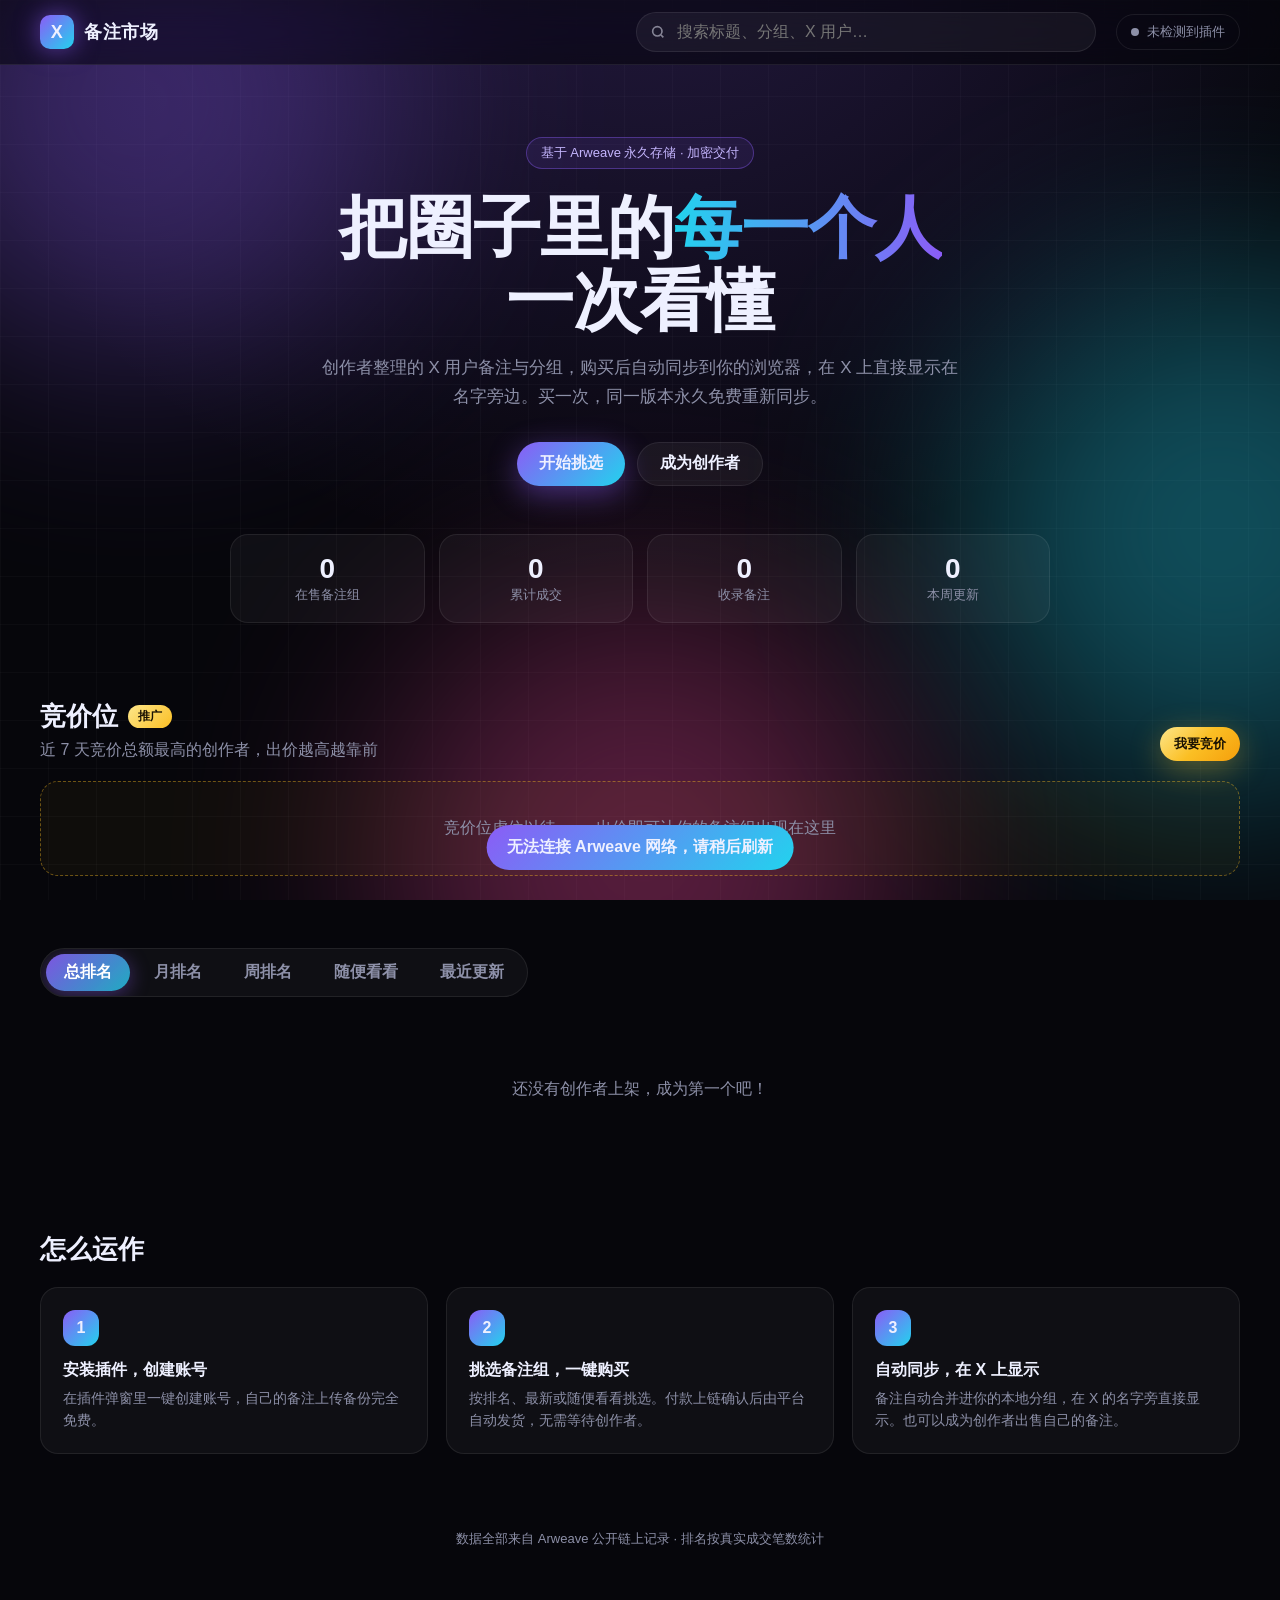
<file: web/index.html>
<!doctype html>
<html lang="zh-CN">
  <head>
    <meta charset="UTF-8" />
    <meta name="viewport" content="width=device-width, initial-scale=1" />
    <meta name="x-remark-market" content="1" />
    <title>X 备注市场 · 一次看懂圈子里的人</title>
    <style>
      @property --angle {
        syntax: "<angle>";
        initial-value: 0deg;
        inherits: false;
      }

      :root {
        --bg: #06060b;
        --panel: rgba(255, 255, 255, 0.04);
        --line: rgba(255, 255, 255, 0.08);
        --text: #eef0ff;
        --muted: #8d90a8;
        --cyan: #22d3ee;
        --violet: #8b5cf6;
        --pink: #ec4899;
        --gold: #fbbf24;
        --green: #34d399;
        --radius: 18px;
      }

      * {
        box-sizing: border-box;
      }

      [hidden] {
        display: none !important;
      }

      html {
        scroll-behavior: smooth;
      }

      body {
        margin: 0;
        min-height: 100vh;
        font-family: "Inter", -apple-system, BlinkMacSystemFont, "Segoe UI", "PingFang SC", "Microsoft YaHei", sans-serif;
        color: var(--text);
        background: var(--bg);
        overflow-x: hidden;
      }

      button,
      input {
        font: inherit;
        color: inherit;
      }

      a {
        color: inherit;
      }

      .bg {
        position: fixed;
        inset: 0;
        z-index: -1;
        overflow: hidden;
        background:
          radial-gradient(circle at 50% -20%, rgba(139, 92, 246, 0.25), transparent 60%),
          linear-gradient(rgba(255, 255, 255, 0.025) 1px, transparent 1px) 0 0 / 48px 48px,
          linear-gradient(90deg, rgba(255, 255, 255, 0.025) 1px, transparent 1px) 0 0 / 48px 48px,
          var(--bg);
      }

      .blob {
        position: absolute;
        width: 520px;
        height: 520px;
        border-radius: 50%;
        filter: blur(110px);
        opacity: 0.35;
        animation: float 18s ease-in-out infinite;
      }

      .b1 {
        background: var(--violet);
        top: -160px;
        left: -120px;
      }

      .b2 {
        background: var(--cyan);
        top: 30%;
        right: -200px;
        animation-delay: -6s;
      }

      .b3 {
        background: var(--pink);
        bottom: -220px;
        left: 30%;
        animation-delay: -12s;
      }

      @keyframes float {
        0%,
        100% {
          transform: translate(0, 0) scale(1);
        }
        33% {
          transform: translate(80px, 60px) scale(1.1);
        }
        66% {
          transform: translate(-60px, 40px) scale(0.92);
        }
      }

      .wrap {
        width: min(1200px, calc(100% - 40px));
        margin: 0 auto;
      }

      /* ---------- nav ---------- */

      .nav {
        position: sticky;
        top: 0;
        z-index: 10;
        backdrop-filter: blur(18px) saturate(1.4);
        background: rgba(6, 6, 11, 0.6);
        border-bottom: 1px solid var(--line);
      }

      .nav .wrap {
        display: flex;
        align-items: center;
        gap: 20px;
        height: 64px;
      }

      .brand {
        display: flex;
        align-items: center;
        gap: 10px;
        font-weight: 800;
        font-size: 18px;
        letter-spacing: 0.5px;
        white-space: nowrap;
      }

      .logo {
        display: grid;
        place-items: center;
        width: 34px;
        height: 34px;
        border-radius: 10px;
        background: linear-gradient(135deg, var(--violet), var(--cyan));
        box-shadow: 0 0 24px rgba(139, 92, 246, 0.6);
        font-weight: 900;
      }

      .search {
        flex: 1;
        max-width: 460px;
        margin-left: auto;
        position: relative;
      }

      .search input {
        width: 100%;
        height: 40px;
        padding: 0 16px 0 40px;
        border-radius: 999px;
        border: 1px solid var(--line);
        background: rgba(255, 255, 255, 0.05);
        outline: none;
        transition: border-color 0.2s, box-shadow 0.2s;
      }

      .search input:focus {
        border-color: var(--violet);
        box-shadow: 0 0 0 4px rgba(139, 92, 246, 0.18);
      }

      .search svg {
        position: absolute;
        left: 14px;
        top: 50%;
        transform: translateY(-50%);
        opacity: 0.5;
      }

      .ext-pill {
        display: flex;
        align-items: center;
        gap: 8px;
        padding: 8px 14px;
        border-radius: 999px;
        border: 1px solid var(--line);
        font-size: 13px;
        color: var(--muted);
        white-space: nowrap;
        cursor: pointer;
        background: transparent;
      }

      .ext-pill i {
        width: 8px;
        height: 8px;
        border-radius: 50%;
        background: var(--muted);
      }

      .ext-pill.on i {
        background: var(--green);
        box-shadow: 0 0 10px var(--green);
      }

      /* ---------- hero ---------- */

      .hero {
        padding: 72px 0 40px;
        text-align: center;
      }

      .eyebrow {
        display: inline-flex;
        gap: 8px;
        align-items: center;
        padding: 6px 14px;
        border-radius: 999px;
        border: 1px solid rgba(139, 92, 246, 0.4);
        background: rgba(139, 92, 246, 0.1);
        color: #c4b5fd;
        font-size: 13px;
      }

      .hero h1 {
        margin: 22px 0 16px;
        font-size: clamp(36px, 6vw, 68px);
        line-height: 1.08;
        font-weight: 900;
        letter-spacing: -1px;
      }

      .grad {
        background: linear-gradient(90deg, var(--cyan), var(--violet), var(--pink), var(--cyan));
        background-size: 300% 100%;
        -webkit-background-clip: text;
        background-clip: text;
        color: transparent;
        animation: flow 8s linear infinite;
      }

      @keyframes flow {
        to {
          background-position: 300% 0;
        }
      }

      .hero p {
        max-width: 640px;
        margin: 0 auto;
        color: var(--muted);
        font-size: 17px;
        line-height: 1.7;
      }

      .hero-actions {
        display: flex;
        justify-content: center;
        gap: 12px;
        margin-top: 30px;
        flex-wrap: wrap;
      }

      .stats {
        display: grid;
        grid-template-columns: repeat(4, 1fr);
        gap: 14px;
        max-width: 820px;
        margin: 48px auto 0;
      }

      .stat {
        padding: 18px;
        border-radius: var(--radius);
        border: 1px solid var(--line);
        background: var(--panel);
      }

      .stat b {
        display: block;
        font-size: 28px;
        font-weight: 800;
        font-variant-numeric: tabular-nums;
      }

      .stat span {
        color: var(--muted);
        font-size: 13px;
      }

      /* ---------- buttons ---------- */

      .btn {
        display: inline-flex;
        align-items: center;
        justify-content: center;
        gap: 8px;
        height: 44px;
        padding: 0 22px;
        border-radius: 999px;
        border: 1px solid var(--line);
        background: rgba(255, 255, 255, 0.05);
        font-weight: 700;
        cursor: pointer;
        text-decoration: none;
        white-space: nowrap;
        transition: transform 0.15s, box-shadow 0.2s, background 0.2s;
      }

      .btn:hover {
        transform: translateY(-1px);
        background: rgba(255, 255, 255, 0.09);
      }

      .btn.primary {
        border: none;
        background: linear-gradient(135deg, var(--violet), var(--cyan));
        box-shadow: 0 8px 30px rgba(139, 92, 246, 0.45);
      }

      .btn.primary:hover {
        box-shadow: 0 10px 40px rgba(34, 211, 238, 0.5);
      }

      .btn.gold {
        border: none;
        color: #1a1203;
        background: linear-gradient(135deg, #fde68a, var(--gold), #f59e0b);
        box-shadow: 0 8px 30px rgba(251, 191, 36, 0.35);
      }

      .btn.small {
        height: 34px;
        padding: 0 14px;
        font-size: 13px;
      }

      .btn:disabled {
        opacity: 0.55;
        cursor: default;
        transform: none;
      }

      /* ---------- sections ---------- */

      section.block {
        padding: 36px 0;
        scroll-margin-top: 64px;
      }

      .sec-head {
        display: flex;
        align-items: flex-end;
        justify-content: space-between;
        gap: 16px;
        margin-bottom: 20px;
        flex-wrap: wrap;
      }

      .sec-head h2 {
        margin: 0;
        font-size: 26px;
        font-weight: 800;
        display: flex;
        align-items: center;
        gap: 10px;
      }

      .sec-head p {
        margin: 6px 0 0;
        color: var(--muted);
      }

      .hot {
        padding: 3px 10px;
        border-radius: 999px;
        font-size: 12px;
        color: #1a1203;
        background: linear-gradient(135deg, #fde68a, var(--gold));
      }

      /* ---------- promo ---------- */

      .promo-row {
        display: grid;
        grid-template-columns: repeat(auto-fill, minmax(260px, 1fr));
        gap: 18px;
      }

      .promo-card {
        position: relative;
        padding: 2px;
        border-radius: calc(var(--radius) + 2px);
        background: conic-gradient(from var(--angle), var(--gold), var(--pink), var(--violet), var(--cyan), var(--gold));
        animation: spin 5s linear infinite;
        cursor: pointer;
      }

      @keyframes spin {
        to {
          --angle: 360deg;
        }
      }

      .promo-card .inner {
        height: 100%;
        padding: 18px;
        border-radius: var(--radius);
        background: linear-gradient(160deg, #15121f, #0b0b12);
      }

      .promo-card .bid {
        position: absolute;
        top: -10px;
        right: 16px;
        padding: 3px 10px;
        border-radius: 999px;
        font-size: 12px;
        font-weight: 800;
        color: #1a1203;
        background: linear-gradient(135deg, #fde68a, var(--gold));
        box-shadow: 0 4px 16px rgba(251, 191, 36, 0.5);
      }

      .promo-empty {
        padding: 36px;
        text-align: center;
        border-radius: var(--radius);
        border: 1px dashed rgba(251, 191, 36, 0.4);
        color: var(--muted);
        background: rgba(251, 191, 36, 0.04);
      }

      /* ---------- tabs ---------- */

      .toolbar {
        display: flex;
        align-items: center;
        justify-content: space-between;
        gap: 12px;
        margin-bottom: 22px;
        flex-wrap: wrap;
      }

      .tabs {
        display: flex;
        gap: 6px;
        padding: 5px;
        border-radius: 999px;
        border: 1px solid var(--line);
        background: var(--panel);
        overflow-x: auto;
      }

      .tabs button {
        padding: 8px 18px;
        border: none;
        border-radius: 999px;
        background: transparent;
        color: var(--muted);
        font-weight: 700;
        cursor: pointer;
        white-space: nowrap;
        transition: color 0.2s, background 0.2s;
      }

      .tabs button:hover {
        color: var(--text);
      }

      .tabs button.active {
        color: #fff;
        background: linear-gradient(135deg, rgba(139, 92, 246, 0.9), rgba(34, 211, 238, 0.8));
        box-shadow: 0 4px 20px rgba(139, 92, 246, 0.4);
      }

      /* ---------- cards ---------- */

      .grid {
        display: grid;
        grid-template-columns: repeat(auto-fill, minmax(270px, 1fr));
        gap: 18px;
      }

      .card {
        position: relative;
        display: flex;
        flex-direction: column;
        border-radius: var(--radius);
        border: 1px solid var(--line);
        background: linear-gradient(160deg, rgba(255, 255, 255, 0.06), rgba(255, 255, 255, 0.015));
        overflow: hidden;
        cursor: pointer;
        transition: transform 0.25s, border-color 0.25s, box-shadow 0.25s;
        animation: rise 0.5s both;
      }

      .card:hover {
        transform: translateY(-6px);
        border-color: rgba(139, 92, 246, 0.5);
        box-shadow: 0 20px 50px rgba(0, 0, 0, 0.5), 0 0 40px rgba(139, 92, 246, 0.18);
      }

      @keyframes rise {
        from {
          opacity: 0;
          transform: translateY(16px);
        }
      }

      .cover {
        position: relative;
        height: 96px;
        background:
          radial-gradient(circle at 20% 30%, hsla(var(--h1), 90%, 60%, 0.9), transparent 55%),
          radial-gradient(circle at 80% 70%, hsla(var(--h2), 90%, 55%, 0.9), transparent 55%),
          #111;
      }

      .avatar {
        position: absolute;
        left: 18px;
        bottom: -22px;
        display: grid;
        place-items: center;
        width: 52px;
        height: 52px;
        border-radius: 16px;
        border: 3px solid #0d0d14;
        background: linear-gradient(135deg, hsl(var(--h1), 80%, 55%), hsl(var(--h2), 80%, 45%));
        font-size: 22px;
        font-weight: 900;
      }

      .rank {
        position: absolute;
        top: 12px;
        left: 12px;
        min-width: 34px;
        height: 28px;
        padding: 0 10px;
        display: grid;
        place-items: center;
        border-radius: 999px;
        font-weight: 900;
        font-size: 13px;
        background: rgba(0, 0, 0, 0.45);
        backdrop-filter: blur(6px);
      }

      .rank.r1 {
        color: #1a1203;
        background: linear-gradient(135deg, #fef3c7, var(--gold));
        box-shadow: 0 0 20px rgba(251, 191, 36, 0.7);
      }

      .rank.r2 {
        color: #111;
        background: linear-gradient(135deg, #f8fafc, #94a3b8);
      }

      .rank.r3 {
        color: #1a0d03;
        background: linear-gradient(135deg, #fed7aa, #c2410c);
      }

      .price-tag {
        position: absolute;
        top: 12px;
        right: 12px;
        padding: 4px 12px;
        border-radius: 999px;
        font-weight: 800;
        font-size: 13px;
        background: rgba(0, 0, 0, 0.5);
        backdrop-filter: blur(6px);
      }

      .card-body {
        display: flex;
        flex-direction: column;
        gap: 10px;
        flex: 1;
        padding: 32px 18px 18px;
      }

      .card h3,
      .promo-card h3 {
        margin: 0;
        font-size: 17px;
        line-height: 1.35;
      }

      .desc {
        margin: 0;
        color: var(--muted);
        font-size: 13.5px;
        line-height: 1.6;
        display: -webkit-box;
        -webkit-line-clamp: 2;
        -webkit-box-orient: vertical;
        overflow: hidden;
      }

      .chips {
        display: flex;
        flex-wrap: wrap;
        gap: 6px;
      }

      .chip {
        padding: 2px 10px;
        border-radius: 999px;
        font-size: 12px;
        color: #c4b5fd;
        background: rgba(139, 92, 246, 0.14);
        border: 1px solid rgba(139, 92, 246, 0.25);
        text-decoration: none;
      }

      .chip.user {
        color: #a5f3fc;
        background: rgba(34, 211, 238, 0.1);
        border-color: rgba(34, 211, 238, 0.25);
      }

      .card-foot {
        display: flex;
        align-items: center;
        justify-content: space-between;
        margin-top: auto;
        padding-top: 12px;
        border-top: 1px solid var(--line);
        font-size: 12.5px;
        color: var(--muted);
      }

      .metric b {
        color: var(--text);
        font-size: 15px;
        margin-right: 2px;
      }

      .metric.fire b {
        background: linear-gradient(90deg, var(--gold), var(--pink));
        -webkit-background-clip: text;
        background-clip: text;
        color: transparent;
      }

      .owned-badge {
        position: absolute;
        right: 12px;
        bottom: -12px;
        padding: 3px 10px;
        border-radius: 999px;
        font-size: 12px;
        font-weight: 700;
        color: #052e1c;
        background: var(--green);
      }

      .skeleton {
        height: 300px;
        border-radius: var(--radius);
        background: linear-gradient(100deg, rgba(255, 255, 255, 0.03) 30%, rgba(255, 255, 255, 0.08) 50%, rgba(255, 255, 255, 0.03) 70%);
        background-size: 200% 100%;
        animation: shimmer 1.4s infinite;
      }

      @keyframes shimmer {
        to {
          background-position: -200% 0;
        }
      }

      .empty {
        grid-column: 1 / -1;
        padding: 60px 20px;
        text-align: center;
        color: var(--muted);
      }

      /* ---------- how ---------- */

      .how {
        display: grid;
        grid-template-columns: repeat(3, 1fr);
        gap: 18px;
      }

      .how div {
        padding: 22px;
        border-radius: var(--radius);
        border: 1px solid var(--line);
        background: var(--panel);
      }

      .how b {
        display: grid;
        place-items: center;
        width: 36px;
        height: 36px;
        margin-bottom: 14px;
        border-radius: 12px;
        background: linear-gradient(135deg, var(--violet), var(--cyan));
      }

      .how h4 {
        margin: 0 0 6px;
        font-size: 16px;
      }

      .how p {
        margin: 0;
        color: var(--muted);
        line-height: 1.6;
        font-size: 14px;
      }

      footer {
        padding: 40px 0 60px;
        color: var(--muted);
        font-size: 13px;
        text-align: center;
      }

      /* ---------- modal ---------- */

      .modal {
        position: fixed;
        inset: 0;
        z-index: 50;
        display: grid;
        place-items: center;
        padding: 20px;
        background: rgba(3, 3, 8, 0.72);
        backdrop-filter: blur(10px);
        animation: fade 0.2s;
      }

      .modal[hidden] {
        display: none;
      }

      @keyframes fade {
        from {
          opacity: 0;
        }
      }

      .sheet {
        position: relative;
        width: min(620px, 100%);
        max-height: calc(100vh - 40px);
        overflow-y: auto;
        border-radius: 24px;
        border: 1px solid rgba(255, 255, 255, 0.12);
        background: linear-gradient(170deg, #16141f, #0b0b12);
        box-shadow: 0 30px 100px rgba(0, 0, 0, 0.7), 0 0 60px rgba(139, 92, 246, 0.2);
        animation: pop 0.25s cubic-bezier(0.2, 0.9, 0.3, 1.2);
      }

      @keyframes pop {
        from {
          transform: scale(0.94) translateY(10px);
          opacity: 0;
        }
      }

      .sheet .cover {
        height: 130px;
      }

      .sheet .avatar {
        width: 68px;
        height: 68px;
        bottom: -28px;
        font-size: 28px;
        border-color: #13111b;
      }

      .sheet-body {
        padding: 42px 26px 26px;
      }

      .sheet h2 {
        margin: 0 0 6px;
        font-size: 24px;
      }

      .sheet .by {
        color: var(--muted);
        font-size: 13px;
      }

      .sheet .full-desc {
        margin: 16px 0;
        color: #cfd2e6;
        line-height: 1.75;
        white-space: pre-wrap;
      }

      .sheet h4 {
        margin: 20px 0 10px;
        font-size: 13px;
        color: var(--muted);
        font-weight: 600;
        letter-spacing: 1px;
      }

      .kpis {
        display: grid;
        grid-template-columns: repeat(4, 1fr);
        gap: 10px;
        margin-top: 18px;
      }

      .kpis div {
        padding: 12px;
        border-radius: 14px;
        background: rgba(255, 255, 255, 0.04);
        border: 1px solid var(--line);
        text-align: center;
      }

      .kpis b {
        display: block;
        font-size: 20px;
      }

      .kpis span {
        font-size: 12px;
        color: var(--muted);
      }

      .buy-bar {
        display: flex;
        align-items: center;
        justify-content: space-between;
        gap: 16px;
        margin-top: 24px;
        padding: 16px;
        border-radius: 16px;
        background: rgba(139, 92, 246, 0.08);
        border: 1px solid rgba(139, 92, 246, 0.25);
      }

      .buy-bar .big {
        font-size: 26px;
        font-weight: 900;
      }

      .buy-bar small {
        display: block;
        color: var(--muted);
      }

      .close {
        position: absolute;
        top: 14px;
        right: 14px;
        z-index: 1;
        width: 36px;
        height: 36px;
        border-radius: 50%;
        border: none;
        background: rgba(0, 0, 0, 0.45);
        cursor: pointer;
        font-size: 18px;
      }

      .steps {
        margin: 0;
        padding-left: 20px;
        line-height: 2;
        color: #cfd2e6;
      }

      code {
        padding: 2px 6px;
        border-radius: 6px;
        background: rgba(255, 255, 255, 0.08);
      }

      #toast {
        position: fixed;
        left: 50%;
        bottom: 30px;
        z-index: 60;
        transform: translate(-50%, 20px);
        padding: 12px 20px;
        border-radius: 999px;
        background: linear-gradient(135deg, var(--violet), var(--cyan));
        font-weight: 700;
        opacity: 0;
        pointer-events: none;
        transition: all 0.25s;
      }

      #toast.show {
        opacity: 1;
        transform: translate(-50%, 0);
      }

      @media (max-width: 760px) {
        .stats,
        .kpis {
          grid-template-columns: repeat(2, 1fr);
        }

        .how {
          grid-template-columns: 1fr;
        }

        .brand span:last-child,
        .ext-pill span {
          display: none;
        }
      }
    </style>
  </head>
  <body>
    <div class="bg"><span class="blob b1"></span><span class="blob b2"></span><span class="blob b3"></span></div>

    <header class="nav">
      <div class="wrap">
        <div class="brand"><span class="logo">X</span><span>备注市场</span></div>
        <label class="search">
          <svg width="16" height="16" viewBox="0 0 24 24" fill="none" stroke="currentColor" stroke-width="2.5">
            <circle cx="11" cy="11" r="7" />
            <path d="m20 20-3.5-3.5" />
          </svg>
          <input id="q" placeholder="搜索标题、分组、X 用户…" autocomplete="off" />
        </label>
        <button class="ext-pill" id="ext-pill" type="button"><i></i><span>检测插件中…</span></button>
      </div>
    </header>

    <main>
      <section class="hero wrap">
        <span class="eyebrow">基于 Arweave 永久存储 · 加密交付</span>
        <h1>把圈子里的<span class="grad">每一个人</span><br />一次看懂</h1>
        <p>
          创作者整理的 X 用户备注与分组，购买后自动同步到你的浏览器，在 X 上直接显示在名字旁边。买一次，同一版本永久免费重新同步。
        </p>
        <div class="hero-actions">
          <a class="btn primary" href="#board-sec">开始挑选</a>
          <button class="btn" id="become-creator" type="button">成为创作者</button>
        </div>
        <div class="stats" id="stats"></div>
      </section>

      <section class="block wrap" id="promo-sec">
        <div class="sec-head">
          <div>
            <h2>竞价位 <span class="hot">推广</span></h2>
            <p>近 7 天竞价总额最高的创作者，出价越高越靠前</p>
          </div>
          <button class="btn gold small" id="bid-btn" type="button">我要竞价</button>
        </div>
        <div id="promo" class="promo-row"></div>
      </section>

      <section class="block wrap" id="board-sec">
        <div class="toolbar">
          <nav class="tabs" id="tabs">
            <button type="button" data-tab="total" class="active">总排名</button>
            <button type="button" data-tab="month">月排名</button>
            <button type="button" data-tab="week">周排名</button>
            <button type="button" data-tab="random">随便看看</button>
            <button type="button" data-tab="latest">最近更新</button>
          </nav>
          <button class="btn small" id="shuffle" type="button" hidden>换一批</button>
        </div>
        <div id="board" class="grid"></div>
      </section>

      <section class="block wrap">
        <div class="sec-head"><h2>怎么运作</h2></div>
        <div class="how">
          <div>
            <b>1</b>
            <h4>安装插件，创建账号</h4>
            <p>在插件弹窗里一键创建账号，自己的备注上传备份完全免费。</p>
          </div>
          <div>
            <b>2</b>
            <h4>挑选备注组，一键购买</h4>
            <p>按排名、最新或随便看看挑选。付款上链确认后由平台自动发货，无需等待创作者。</p>
          </div>
          <div>
            <b>3</b>
            <h4>自动同步，在 X 上显示</h4>
            <p>备注自动合并进你的本地分组，在 X 的名字旁直接显示。也可以成为创作者出售自己的备注。</p>
          </div>
        </div>
      </section>
    </main>

    <footer>数据全部来自 Arweave 公开链上记录 · 排名按真实成交笔数统计</footer>

    <div class="modal" id="modal" hidden>
      <div class="sheet" id="sheet"></div>
    </div>
    <div id="toast"></div>

    <script>
      const CFG = {
        APP_NAME: "X-Remark-Market",
        ADMIN: "g85LUi_wJLM8NazTuZcI4VMuFrFLimyqCFJU_7rbP3E",
        GATEWAYS: ["https://arweave.net", "https://turbo-gateway.com"],
        BID_DAYS: 7,
        PROMO_SLOTS: 8,
        MAX_PAGES: 10
      };
      const DAY = 86400000;
      const WINSTON_PER_AR = 1000000000000n;

      const QUERY = `query($owners:[String!],$recipients:[String!],$tags:[TagFilter!],$after:String){
        transactions(owners:$owners, recipients:$recipients, tags:$tags, first:100, after:$after, sort:HEIGHT_DESC){
          pageInfo { hasNextPage }
          edges { cursor node {
            id recipient
            owner { address }
            quantity { winston }
            tags { name value }
            block { timestamp }
          } }
        }
      }`;

      const state = {
        listings: [],
        stats: new Map(),
        bids: new Map(),
        tab: "total",
        query: "",
        randomOrder: [],
        loading: true,
        ext: { ready: false, address: "", owned: new Map() }
      };

      const $ = (id) => document.getElementById(id);

      const esc = (value) =>
        String(value ?? "")
          .replaceAll("&", "&amp;")
          .replaceAll("<", "&lt;")
          .replaceAll(">", "&gt;")
          .replaceAll('"', "&quot;");

      function winstonToAr(winston) {
        const value = BigInt(winston);
        const whole = value / WINSTON_PER_AR;
        const fraction = (value % WINSTON_PER_AR).toString().padStart(12, "0").replace(/0+$/, "");
        return fraction ? `${whole}.${fraction}` : `${whole}`;
      }

      const shortAddr = (a) => (a ? `${a.slice(0, 5)}…${a.slice(-4)}` : "");

      function timeAgo(ts) {
        const diff = Date.now() - ts;
        if (diff < 3600000) return `${Math.max(1, Math.round(diff / 60000))} 分钟前`;
        if (diff < DAY) return `${Math.round(diff / 3600000)} 小时前`;
        if (diff < 30 * DAY) return `${Math.round(diff / DAY)} 天前`;
        return new Date(ts).toLocaleDateString("zh-CN");
      }

      function hues(address) {
        let hash = 0;
        for (const ch of address) hash = (hash * 31 + ch.charCodeAt(0)) >>> 0;
        return [hash % 360, (hash >> 9) % 360];
      }

      function toast(text) {
        const el = $("toast");
        el.textContent = text;
        el.classList.add("show");
        clearTimeout(toast.timer);
        toast.timer = setTimeout(() => el.classList.remove("show"), 2400);
      }

      // ---------- chain data ----------

      async function queryGateway(gateway, variables) {
        const nodes = [];
        let after = null;
        for (let page = 0; page < CFG.MAX_PAGES; page++) {
          const res = await fetch(`${gateway}/graphql`, {
            method: "POST",
            headers: { "Content-Type": "application/json" },
            body: JSON.stringify({ query: QUERY, variables: { ...variables, after } }),
            signal: AbortSignal.timeout(20000)
          });
          if (!res.ok) throw new Error(`HTTP ${res.status}`);
          const json = await res.json();
          if (json.errors?.length) throw new Error(json.errors[0].message);
          const connection = json.data.transactions;
          for (const edge of connection.edges) nodes.push(edge.node);
          if (!connection.pageInfo.hasNextPage || !connection.edges.length) break;
          after = connection.edges[connection.edges.length - 1].cursor;
        }
        return nodes;
      }

      async function findAll(variables) {
        const results = await Promise.allSettled(CFG.GATEWAYS.map((g) => queryGateway(g, variables)));
        if (results.every((r) => r.status === "rejected")) throw new Error("无法连接 Arweave 网络，请稍后刷新");
        const byId = new Map();
        for (const result of results) {
          if (result.status !== "fulfilled") continue;
          for (const node of result.value) {
            const existing = byId.get(node.id);
            if (!existing || (!existing.block && node.block)) byId.set(node.id, node);
          }
        }
        return [...byId.values()];
      }

      const appFilter = { name: "App-Name", values: [CFG.APP_NAME] };
      const typeFilter = (type) => ({ name: "Type", values: [type] });

      function tagsOf(node) {
        const out = {};
        for (const tag of node.tags || []) out[tag.name] = tag.value;
        return out;
      }

      const timeOf = (node) => (node.block ? node.block.timestamp * 1000 : Date.now());

      function parseListings(nodes) {
        const latest = new Map();
        for (const node of nodes) {
          const tags = tagsOf(node);
          const creator = node.owner.address;
          const createdAt = Number(tags["Created-At"]) || 0;
          if (latest.get(creator)?.createdAt >= createdAt) continue;
          let priceWinston = 0n;
          try {
            priceWinston = BigInt(tags["Price-Winston"] || "0");
          } catch {}
          latest.set(creator, {
            id: node.id,
            creator,
            versionId: tags["Version-Id"] || "",
            status: tags.Status,
            title: tags.Title || "未命名",
            description: tags.Description || "",
            priceWinston,
            count: Number(tags["Entry-Count"]) || 0,
            groups: (tags.Groups || "").split(",").filter(Boolean),
            preview: (tags.Preview || "").split(",").filter(Boolean),
            createdAt
          });
        }
        return [...latest.values()].filter((l) => l.status === "active" && l.priceWinston > 0n);
      }

      function computeStats(purchases, fees) {
        const paidFees = new Set(fees.map((f) => `${f.owner.address}|${tagsOf(f)["Purchase-Id"]}`));
        const stats = new Map();
        const now = Date.now();
        for (const purchase of purchases) {
          const purchaseId = tagsOf(purchase)["Purchase-Id"];
          if (!purchaseId || !paidFees.has(`${purchase.owner.address}|${purchaseId}`)) continue;
          const s = stats.get(purchase.recipient) || { total: 0, month: 0, week: 0 };
          const age = now - timeOf(purchase);
          s.total += 1;
          if (age <= 30 * DAY) s.month += 1;
          if (age <= 7 * DAY) s.week += 1;
          stats.set(purchase.recipient, s);
        }
        return stats;
      }

      function computeBids(nodes) {
        const since = Date.now() - CFG.BID_DAYS * DAY;
        const bids = new Map();
        for (const node of nodes) {
          if (timeOf(node) < since) continue;
          const creator = node.owner.address;
          bids.set(creator, (bids.get(creator) || 0n) + BigInt(node.quantity?.winston || "0"));
        }
        return bids;
      }

      async function load() {
        state.loading = true;
        render();
        try {
          const [listingNodes, purchases, fees, bids] = await Promise.all([
            findAll({ tags: [appFilter, typeFilter("Listing")] }),
            findAll({ tags: [appFilter, typeFilter("Purchase")] }),
            findAll({ recipients: [CFG.ADMIN], tags: [appFilter, typeFilter("Fee")] }),
            findAll({ recipients: [CFG.ADMIN], tags: [appFilter, typeFilter("Bid")] })
          ]);
          state.listings = parseListings(listingNodes);
          state.stats = computeStats(purchases, fees);
          state.bids = computeBids(bids);
          state.randomOrder = shuffle(state.listings.map((l) => l.id));
        } catch (err) {
          toast(err.message);
        }
        state.loading = false;
        render();
      }

      function shuffle(items) {
        const out = [...items];
        for (let i = out.length - 1; i > 0; i--) {
          const j = Math.floor(Math.random() * (i + 1));
          [out[i], out[j]] = [out[j], out[i]];
        }
        return out;
      }

      // ---------- extension bridge ----------

      function postToExtension(message) {
        window.postMessage({ source: "x-remark-web", ...message }, location.origin === "null" ? "*" : location.origin);
      }

      window.addEventListener("message", (event) => {
        if (event.source !== window || event.data?.source !== "x-remark-ext") return;
        if (event.data.type !== "STATE") return;
        state.ext = {
          ready: true,
          address: event.data.address || "",
          owned: new Map((event.data.owned || []).map((o) => [`${o.creator}|${o.versionId}`, o.status]))
        };
        renderExt();
        render();
      });

      function renderExt() {
        const pill = $("ext-pill");
        pill.classList.toggle("on", state.ext.ready);
        pill.querySelector("span").textContent = state.ext.ready
          ? state.ext.address
            ? `插件已连接 · ${shortAddr(state.ext.address)}`
            : "插件已连接 · 未登录"
          : "未检测到插件";
      }

      function requireExtension(action) {
        if (!state.ext.ready) {
          openInstall();
          return;
        }
        action();
      }

      // ---------- rendering ----------

      const statsOf = (creator) => state.stats.get(creator) || { total: 0, month: 0, week: 0 };

      function matches(listing) {
        const q = state.query.trim().toLowerCase().replace(/^@/, "");
        if (!q) return true;
        return [listing.title, listing.description, ...listing.groups, ...listing.preview, listing.creator]
          .join(" ")
          .toLowerCase()
          .includes(q);
      }

      function ownedStatus(listing) {
        return state.ext.owned.get(`${listing.creator}|${listing.versionId}`);
      }

      function sortedBoard() {
        const list = state.listings.filter(matches);
        const byCreated = (a, b) => b.createdAt - a.createdAt;
        const byMetric = (key) => (a, b) => statsOf(b.creator)[key] - statsOf(a.creator)[key] || byCreated(a, b);
        if (state.tab === "total") return list.sort(byMetric("total"));
        if (state.tab === "month") return list.sort(byMetric("month"));
        if (state.tab === "week") return list.sort(byMetric("week"));
        if (state.tab === "latest") return list.sort(byCreated);
        const order = new Map(state.randomOrder.map((id, i) => [id, i]));
        return list.sort((a, b) => (order.get(a.id) ?? 0) - (order.get(b.id) ?? 0));
      }

      function coverStyle(listing) {
        const [h1, h2] = hues(listing.creator);
        return `--h1:${h1};--h2:${h2}`;
      }

      function initial(title) {
        return esc([...title.trim()][0] || "X");
      }

      function cardHtml(listing, rank, index) {
        const s = statsOf(listing.creator);
        const metric = { total: s.total, month: s.month, week: s.week }[state.tab] ?? s.total;
        const metricLabel = { month: "本月售出", week: "本周售出" }[state.tab] || "累计售出";
        const ranked = ["total", "month", "week"].includes(state.tab);
        const owned = ownedStatus(listing);
        return `
          <article class="card" data-id="${listing.id}" style="${coverStyle(listing)};animation-delay:${Math.min(index, 12) * 40}ms">
            <div class="cover">
              ${ranked ? `<span class="rank ${rank <= 3 ? `r${rank}` : ""}">#${rank}</span>` : ""}
              <span class="price-tag">${winstonToAr(listing.priceWinston)} AR</span>
              <div class="avatar">${initial(listing.title)}</div>
              ${owned ? `<span class="owned-badge">${owned === "done" ? "已拥有" : "已付款"}</span>` : ""}
            </div>
            <div class="card-body">
              <h3>${esc(listing.title)}</h3>
              ${listing.description ? `<p class="desc">${esc(listing.description)}</p>` : ""}
              <div class="chips">${listing.groups.slice(0, 4).map((g) => `<span class="chip">${esc(g)}</span>`).join("")}</div>
              <div class="card-foot">
                <span class="metric fire"><b>${metric}</b> ${metricLabel}</span>
                <span class="metric"><b>${listing.count}</b> 条</span>
                <span>${timeAgo(listing.createdAt)}</span>
              </div>
            </div>
          </article>`;
      }

      function renderStats() {
        const totalSales = [...state.stats.values()].reduce((sum, s) => sum + s.total, 0);
        const entries = state.listings.reduce((sum, l) => sum + l.count, 0);
        const fresh = state.listings.filter((l) => Date.now() - l.createdAt <= 7 * DAY).length;
        const items = [
          [state.listings.length, "在售备注组"],
          [totalSales, "累计成交"],
          [entries, "收录备注"],
          [fresh, "本周更新"]
        ];
        $("stats").innerHTML = items
          .map(([value, label]) => `<div class="stat"><b>${state.loading ? "—" : value}</b><span>${label}</span></div>`)
          .join("");
      }

      function renderPromo() {
        const box = $("promo");
        if (state.loading) {
          box.innerHTML = `<div class="skeleton" style="height:150px"></div>`.repeat(3);
          return;
        }
        const promoted = state.listings
          .filter((l) => state.bids.get(l.creator) > 0n && matches(l))
          .sort((a, b) => (state.bids.get(b.creator) > state.bids.get(a.creator) ? 1 : -1))
          .slice(0, CFG.PROMO_SLOTS);
        if (!promoted.length) {
          box.innerHTML = `<div class="promo-empty" style="grid-column:1/-1">竞价位虚位以待 —— 出价即可让你的备注组出现在这里</div>`;
          return;
        }
        box.innerHTML = promoted
          .map(
            (l, i) => `
            <div class="promo-card" data-id="${l.id}" style="${coverStyle(l)}">
              <span class="bid">No.${i + 1} · 竞价 ${winstonToAr(state.bids.get(l.creator))} AR</span>
              <div class="inner">
                <div style="display:flex;gap:12px;align-items:center;margin-bottom:12px">
                  <div class="avatar" style="position:static;width:44px;height:44px;font-size:18px;border:none">${initial(l.title)}</div>
                  <div>
                    <h3>${esc(l.title)}</h3>
                    <div style="color:var(--muted);font-size:12px;margin-top:2px">${l.count} 条 · 售出 ${statsOf(l.creator).total}</div>
                  </div>
                </div>
                ${l.description ? `<p class="desc">${esc(l.description)}</p>` : ""}
                <div style="display:flex;justify-content:space-between;align-items:center;margin-top:12px">
                  <b style="font-size:18px">${winstonToAr(l.priceWinston)} AR</b>
                  <span class="chip">查看详情</span>
                </div>
              </div>
            </div>`
          )
          .join("");
      }

      function renderBoard() {
        const box = $("board");
        $("shuffle").hidden = state.tab !== "random";
        if (state.loading) {
          box.innerHTML = `<div class="skeleton"></div>`.repeat(6);
          return;
        }
        const list = sortedBoard();
        if (!list.length) {
          box.innerHTML = `<div class="empty">${
            state.query ? "没有找到匹配的备注组" : "还没有创作者上架，成为第一个吧！"
          }</div>`;
          return;
        }
        box.innerHTML = list.map((l, i) => cardHtml(l, i + 1, i)).join("");
      }

      function render() {
        renderStats();
        renderPromo();
        renderBoard();
      }

      // ---------- modals ----------

      function openModal(html) {
        $("sheet").innerHTML = `<button class="close" type="button" data-close>✕</button>${html}`;
        $("modal").hidden = false;
        document.body.style.overflow = "hidden";
      }

      function closeModal() {
        $("modal").hidden = true;
        document.body.style.overflow = "";
      }

      function buyButton(listing) {
        if (!state.ext.ready) return `<button class="btn primary" data-install>安装插件后购买</button>`;
        if (!state.ext.address) return `<button class="btn primary" data-open-ext="creator">先在插件中创建账号</button>`;
        if (listing.creator === state.ext.address) return `<button class="btn" disabled>这是你的发布</button>`;
        const owned = ownedStatus(listing);
        if (owned === "done") return `<button class="btn" disabled>已拥有 · 可在插件中免费同步</button>`;
        if (owned === "waiting") return `<button class="btn" disabled>已付款 · 自动发货中</button>`;
        if (owned === "paying") return `<button class="btn primary" data-buy="${listing.id}">继续完成付款</button>`;
        return `<button class="btn primary" data-buy="${listing.id}">立即购买</button>`;
      }

      function openDetail(id) {
        const l = state.listings.find((x) => x.id === id);
        if (!l) return;
        const s = statsOf(l.creator);
        const bid = state.bids.get(l.creator);
        openModal(`
          <div class="cover" style="${coverStyle(l)}">
            ${bid ? `<span class="price-tag" style="left:12px;right:auto;color:var(--gold)">竞价推广中</span>` : ""}
            <div class="avatar">${initial(l.title)}</div>
          </div>
          <div class="sheet-body">
            <h2>${esc(l.title)}</h2>
            <div class="by">创作者 ${shortAddr(l.creator)} · 更新于 ${timeAgo(l.createdAt)}</div>
            ${l.description ? `<div class="full-desc">${esc(l.description)}</div>` : ""}
            <div class="kpis">
              <div><b>${s.total}</b><span>累计售出</span></div>
              <div><b>${s.month}</b><span>近 30 天</span></div>
              <div><b>${s.week}</b><span>近 7 天</span></div>
              <div><b>${l.count}</b><span>备注条数</span></div>
            </div>
            ${l.groups.length ? `<h4>包含分组</h4><div class="chips">${l.groups.map((g) => `<span class="chip">${esc(g)}</span>`).join("")}</div>` : ""}
            ${
              l.preview.length
                ? `<h4>部分收录用户</h4><div class="chips">${l.preview
                    .map((u) => `<a class="chip user" href="https://x.com/${esc(u)}" target="_blank" rel="noopener">@${esc(u)}</a>`)
                    .join("")}</div>`
                : ""
            }
            <div class="buy-bar">
              <div>
                <span class="big">${winstonToAr(l.priceWinston)} AR</span>
                <small>一次购买，本版本永久免费重新同步</small>
              </div>
              ${buyButton(l)}
            </div>
          </div>`);
      }

      function openInstall() {
        openModal(`
          <div class="sheet-body" style="padding-top:30px">
            <h2>需要安装「X 人员标注」插件</h2>
            <p class="by">购买、同步和竞价都通过插件完成，账号与密钥只保存在你自己的浏览器里。</p>
            <h4>安装步骤</h4>
            <ol class="steps">
              <li>获取插件文件夹并解压</li>
              <li>打开 <code>chrome://extensions</code>，开启右上角「开发者模式」</li>
              <li>点击「加载已解压的扩展程序」，选择插件文件夹</li>
              <li>在插件弹窗中创建账号，然后刷新本页</li>
            </ol>
            <div class="buy-bar">
              <div><b>已安装？</b><small>刷新页面后右上角会显示「插件已连接」</small></div>
              <button class="btn primary" type="button" onclick="location.reload()">刷新页面</button>
            </div>
          </div>`);
      }

      // ---------- events ----------

      $("tabs").addEventListener("click", (e) => {
        const button = e.target.closest("button[data-tab]");
        if (!button) return;
        state.tab = button.dataset.tab;
        if (state.tab === "random") state.randomOrder = shuffle(state.listings.map((l) => l.id));
        document.querySelectorAll("#tabs button").forEach((b) => b.classList.toggle("active", b === button));
        renderBoard();
      });

      $("shuffle").addEventListener("click", () => {
        state.randomOrder = shuffle(state.listings.map((l) => l.id));
        renderBoard();
      });

      $("q").addEventListener("input", (e) => {
        state.query = e.target.value;
        renderPromo();
        renderBoard();
      });

      document.addEventListener("click", (e) => {
        const card = e.target.closest("[data-id]");
        if (card && !e.target.closest(".sheet")) openDetail(card.dataset.id);
      });

      $("modal").addEventListener("click", (e) => {
        if (e.target === $("modal") || e.target.closest("[data-close]")) closeModal();
        if (e.target.closest("[data-install]")) openInstall();
        const buy = e.target.closest("[data-buy]");
        if (buy) {
          postToExtension({ type: "BUY", listingId: buy.dataset.buy });
          toast("已在插件中打开付款页面");
          closeModal();
        }
        const openExt = e.target.closest("[data-open-ext]");
        if (openExt) {
          postToExtension({ type: "OPEN", page: openExt.dataset.openExt });
          closeModal();
        }
      });

      document.addEventListener("keydown", (e) => {
        if (e.key === "Escape") closeModal();
      });

      $("ext-pill").addEventListener("click", () => {
        if (!state.ext.ready) openInstall();
        else postToExtension({ type: "OPEN", page: "purchases" });
      });

      $("become-creator").addEventListener("click", () =>
        requireExtension(() => postToExtension({ type: "OPEN", page: "creator" }))
      );

      $("bid-btn").addEventListener("click", () =>
        requireExtension(() => postToExtension({ type: "OPEN", page: "bid" }))
      );

      renderExt();
      postToExtension({ type: "PING" });
      setTimeout(() => {
        if (!state.ext.ready) postToExtension({ type: "PING" });
      }, 1200);
      load();
    </script>
  </body>
</html>
</file>
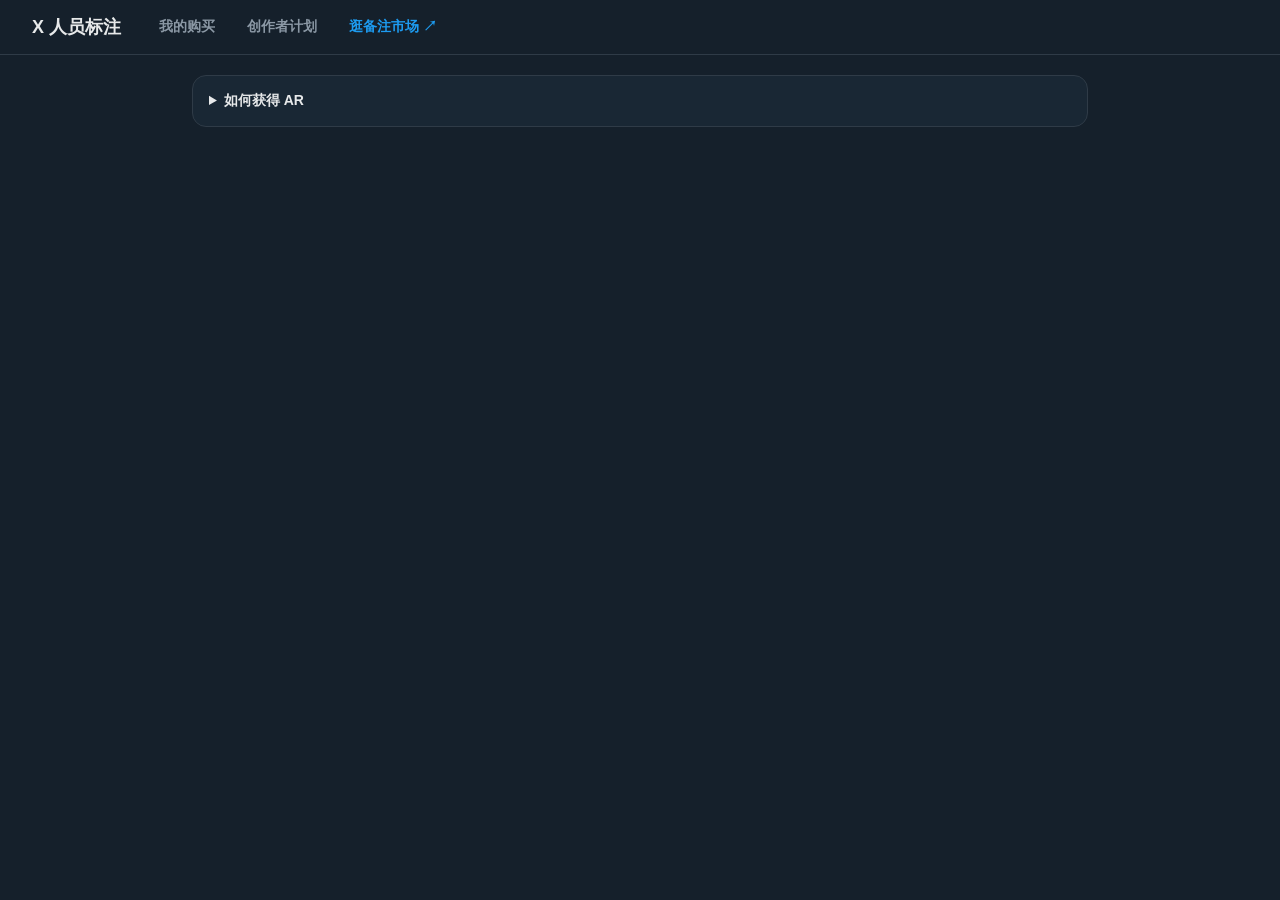
<file: market.html>
<!doctype html>
<html lang="zh-CN">
  <head>
    <meta charset="UTF-8" />
    <title>X 人员标注 · 我的市场</title>
    <link rel="stylesheet" href="market.css" />
  </head>
  <body>
    <header class="topbar">
      <h1>X 人员标注</h1>
      <nav class="tabs">
        <a href="#purchases" data-tab="purchases">我的购买</a>
        <a href="#creator" data-tab="creator">创作者计划</a>
        <a id="market-link" class="external" target="_blank">逛备注市场 ↗</a>
      </nav>
      <div class="account" id="account"></div>
    </header>

    <main>
      <p class="status" id="status"></p>

      <section data-panel="buy" hidden>
        <div class="card buy-card" id="buy-box"></div>
      </section>

      <section data-panel="purchases" hidden>
        <div id="purchases" class="stack"></div>
      </section>

      <section data-panel="creator" hidden>
        <div class="card" id="creator-stats"></div>
        <form class="card form" id="creator-form">
          <h2>发布我的备注</h2>
          <label>标题<input id="c-title" maxlength="40" placeholder="例如：Web3 KOL 精选标注" /></label>
          <label>
            介绍（会公开展示在市场中，用来吸引买家）
            <textarea id="c-desc" maxlength="500" rows="5" placeholder="这份备注覆盖哪些人、有什么价值、多久更新一次……"></textarea>
          </label>
          <label>价格（AR / 每个版本）<input id="c-price" placeholder="例如 0.5" /></label>
          <p class="hint" id="c-split"></p>
          <div>
            <div class="label">出售的分组（仅包含你自己写的备注）</div>
            <div id="c-groups" class="checks"></div>
          </div>
          <div class="row">
            <button type="submit" class="btn primary" id="publish-btn">发布</button>
            <button type="button" class="btn danger" id="close-btn" hidden>下架</button>
          </div>
          <p class="hint">
            上传免费。备注加密存储，市场只公开标题、介绍、分组和最多 8 个收录用户名。买家付款后由平台自动发货，你无需在线、无需任何操作，70% 货款直接打到你的账号。每次更新会生成新版本，买家需重新购买新版本。
          </p>
        </form>

        <div class="card form" id="bid-card">
          <h2>竞价推广</h2>
          <p class="hint">
            向平台出价，近 7 天出价总额最高的前 8 名会显示在市场首页的「竞价位」，出价越高越靠前。每笔出价 7 天后失效，可随时追加。
          </p>
          <div id="bid-board" class="bid-board"></div>
          <div class="row">
            <input id="bid-amount" placeholder="出价金额（AR），至少 0.01" />
            <button type="button" class="btn gold" id="bid-btn">出价</button>
          </div>
          <p class="hint" id="bid-hint"></p>
        </div>
      </section>

      <details class="card guide">
        <summary>如何获得 AR</summary>
        <ol>
          <li>在 <a id="buy-link" target="_blank">币安</a> 注册并购买 AR。</li>
          <li>在币安选择「提币」，币种 AR，网络 Arweave。</li>
          <li>提币地址填写你的账号地址：<code id="guide-address">请先创建账号</code></li>
          <li>到账后刷新本页即可看到余额。</li>
        </ol>
      </details>
    </main>

    <script src="shared/config.js"></script>
    <script src="shared/ui.js"></script>
    <script src="shared/store.js"></script>
    <script src="vendor/arweave.js"></script>
    <script src="shared/chain.js"></script>
    <script src="shared/market.js"></script>
    <script src="market-page.js"></script>
  </body>
</html>
</file>
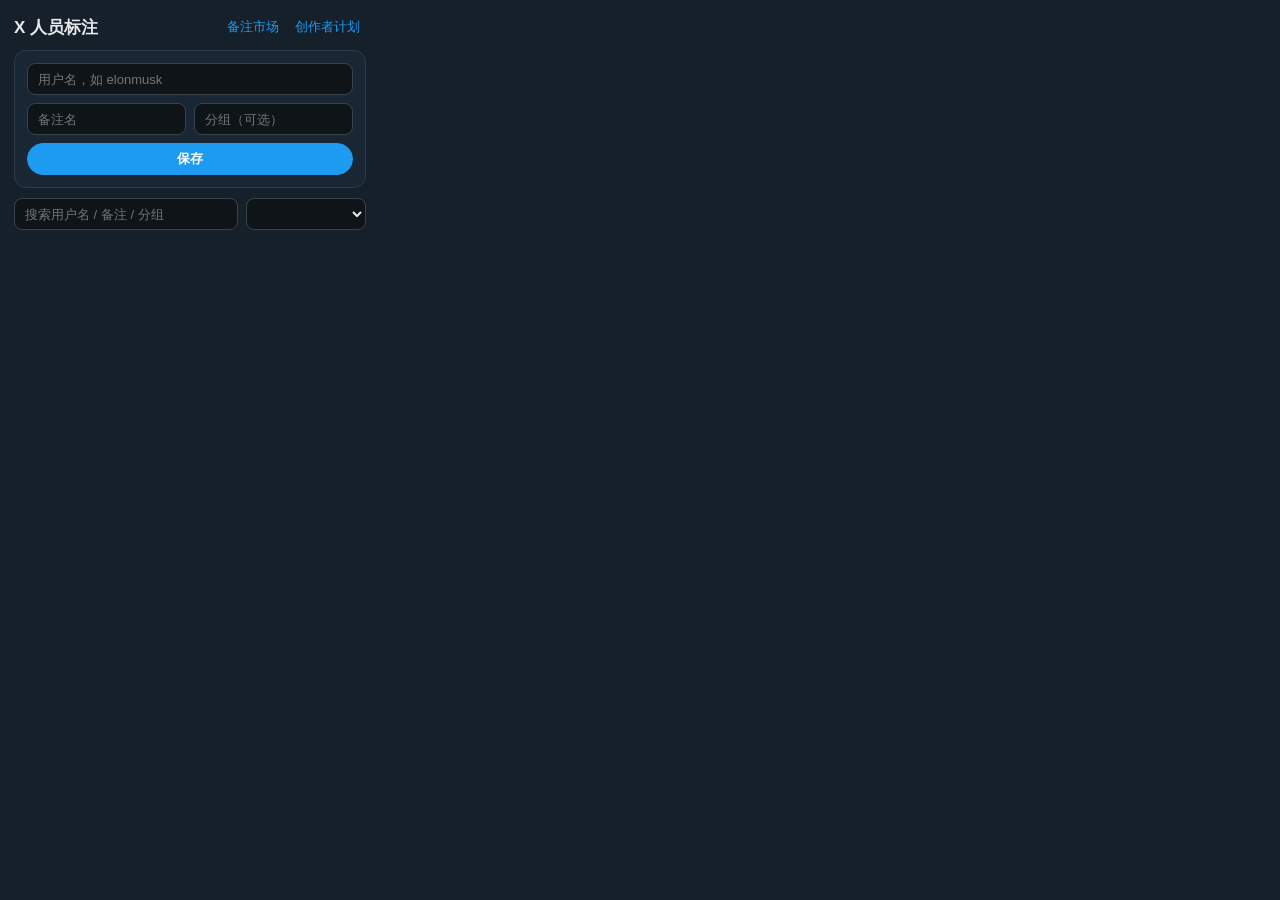
<file: popup.html>
<!doctype html>
<html lang="zh-CN">
  <head>
    <meta charset="UTF-8" />
    <title>X 人员标注</title>
    <link rel="stylesheet" href="popup.css" />
  </head>
  <body>
    <header class="header">
      <h1>X 人员标注</h1>
      <nav class="nav">
        <button type="button" class="link" data-open="market">备注市场</button>
        <button type="button" class="link" id="creator-link" data-open="creator">创作者计划</button>
      </nav>
    </header>

    <section class="card" id="guest-card" hidden>
      <p class="hint">创建账号后可免费上传备份、在其他设备恢复，并参与创作者计划。</p>
      <div class="row">
        <button type="button" class="btn primary" id="create-btn">创建账号</button>
        <button type="button" class="btn" id="import-btn">导入账号</button>
        <input type="file" id="import-file" accept=".json,application/json" hidden />
      </div>
    </section>

    <section class="card" id="user-card" hidden>
      <div class="account-line">
        <span class="addr" id="address" title="点击复制地址"></span>
        <span class="balance" id="balance">余额 —</span>
      </div>
      <div class="row">
        <button type="button" class="btn primary" id="backup-btn">上传备份</button>
        <button type="button" class="btn" id="restore-btn">恢复备份</button>
        <button type="button" class="btn ghost" id="export-btn">导出账号</button>
      </div>
      <p class="muted" id="backup-info"></p>
    </section>

    <p class="status" id="status"></p>

    <section class="card">
      <form id="remark-form" class="form">
        <input id="username" placeholder="用户名，如 elonmusk" autocomplete="off" />
        <input id="remark" placeholder="备注名" maxlength="40" autocomplete="off" />
        <input id="group" placeholder="分组（可选）" maxlength="40" list="group-options" autocomplete="off" />
        <datalist id="group-options"></datalist>
        <button type="submit" class="btn primary">保存</button>
      </form>
    </section>

    <section class="toolbar">
      <input id="search" placeholder="搜索用户名 / 备注 / 分组" autocomplete="off" />
      <select id="group-filter"></select>
    </section>

    <section id="list" class="list"></section>

    <script src="shared/config.js"></script>
    <script src="shared/ui.js"></script>
    <script src="shared/store.js"></script>
    <script src="shared/chain.js"></script>
    <script src="shared/market.js"></script>
    <script src="popup.js"></script>
  </body>
</html>
</file>
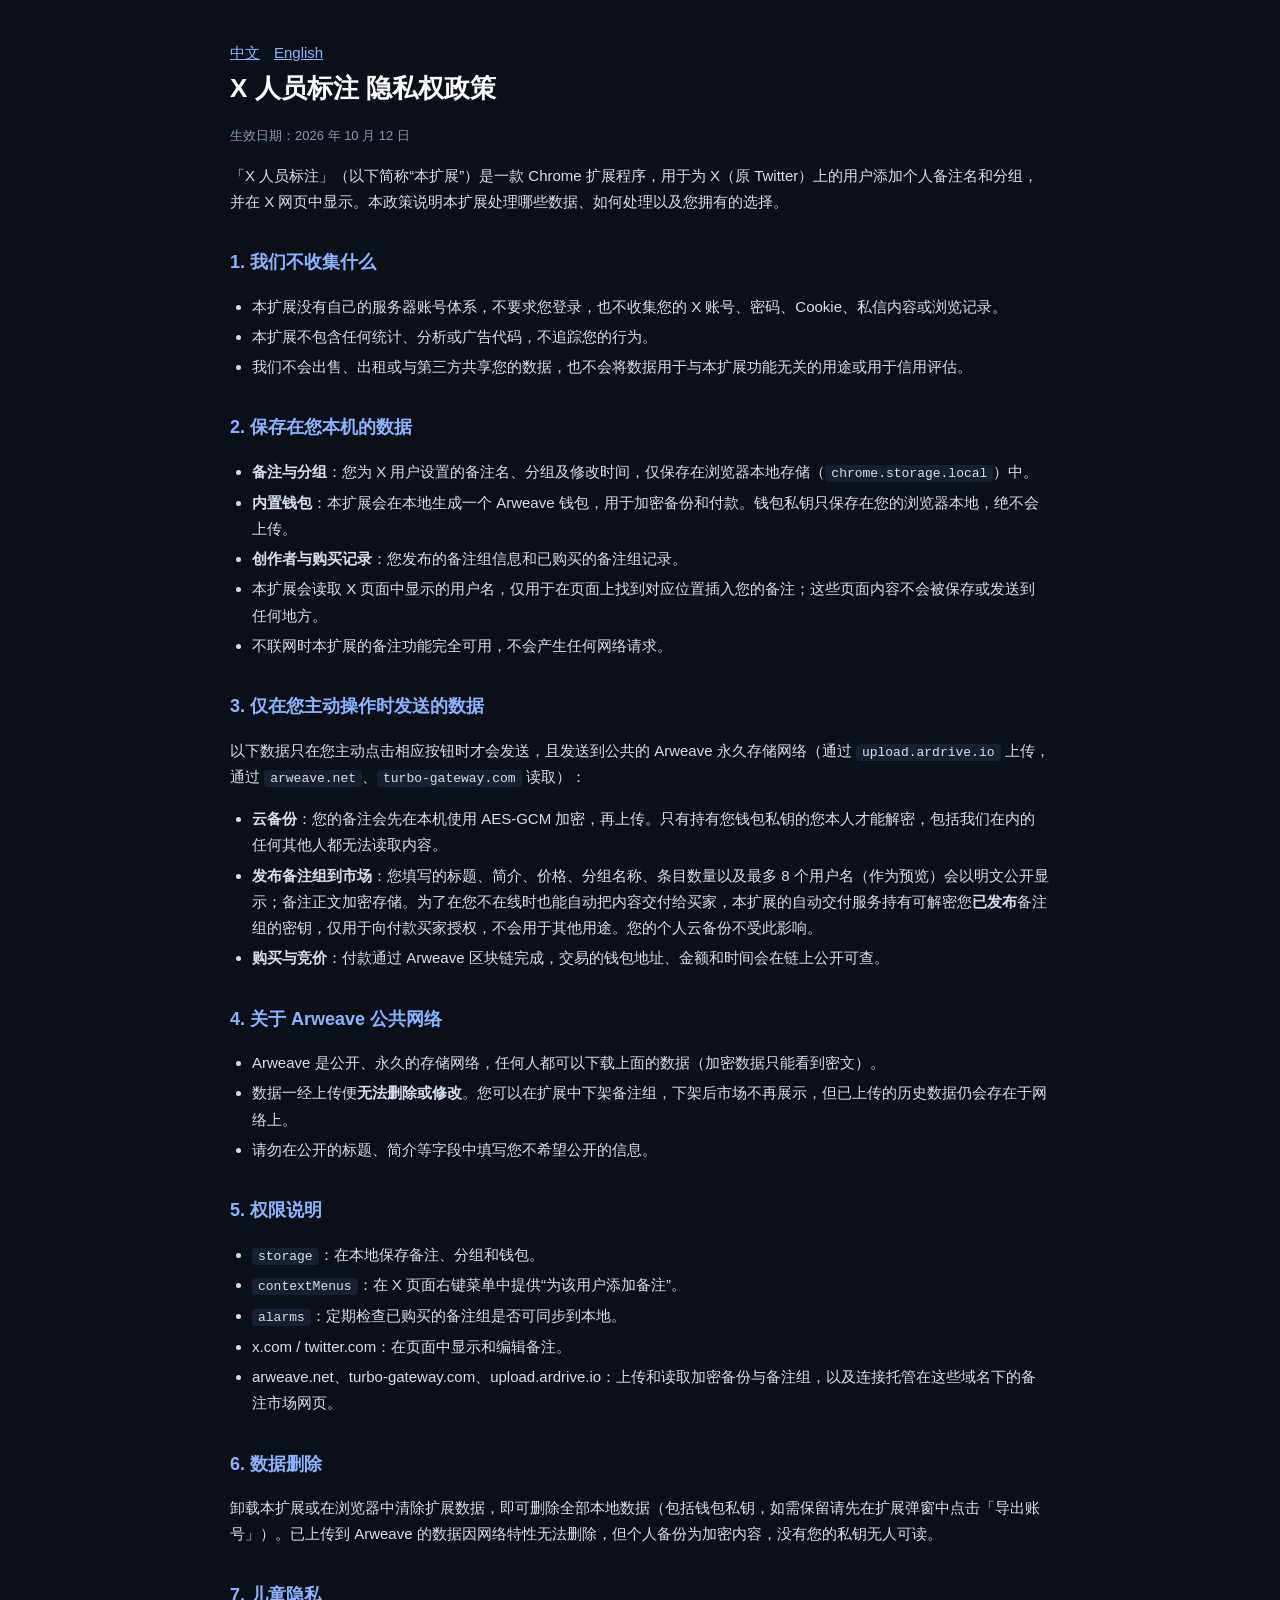
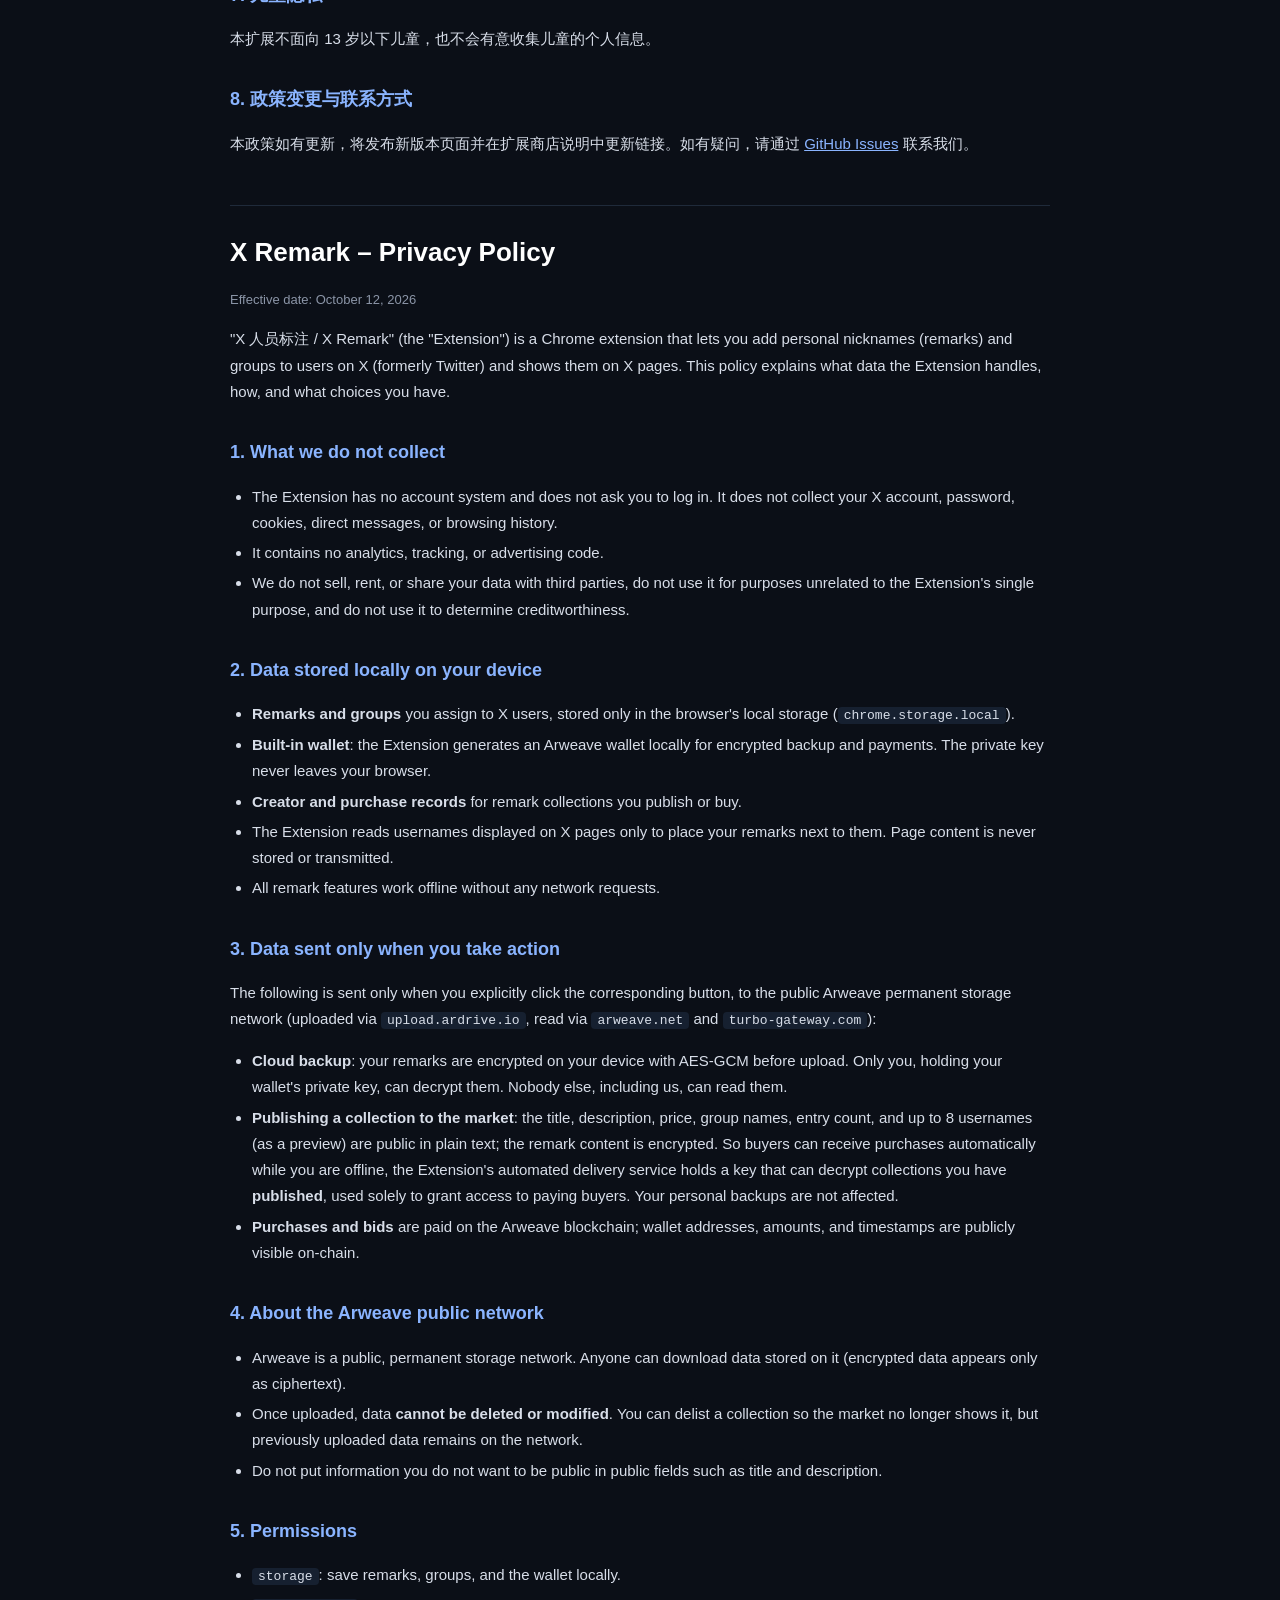
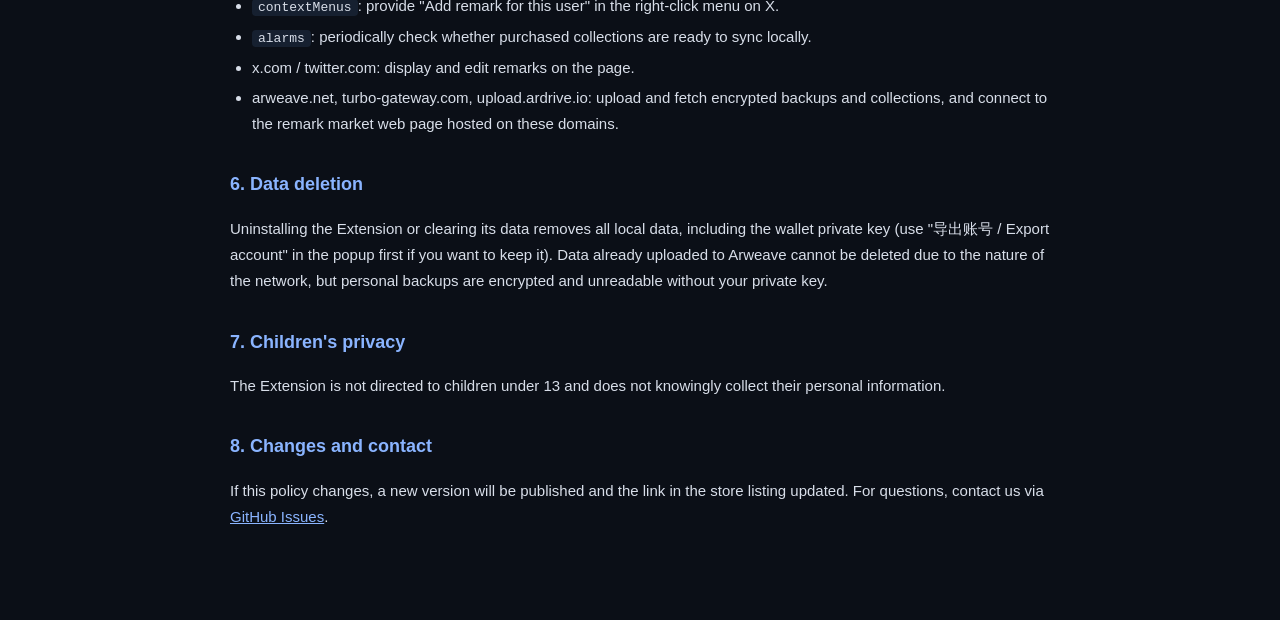
<file: web/privacy.html>
<!DOCTYPE html>
<html lang="zh-CN">
<head>
<meta charset="utf-8">
<meta name="viewport" content="width=device-width, initial-scale=1">
<title>X 人员标注 隐私权政策 / Privacy Policy</title>
<style>
  :root { color-scheme: dark; }
  body { margin: 0; background: #0b0f17; color: #d8dee9; font: 15px/1.75 -apple-system, "Segoe UI", "PingFang SC", "Microsoft YaHei", sans-serif; }
  main { max-width: 820px; margin: 0 auto; padding: 40px 22px 80px; }
  h1 { font-size: 26px; margin: 0 0 4px; color: #fff; }
  h2 { font-size: 18px; margin: 32px 0 8px; color: #8ab4ff; }
  .meta { color: #8b95a7; font-size: 13px; }
  .lang { margin-top: 48px; padding-top: 24px; border-top: 1px solid #1f2a3a; }
  ul { padding-left: 22px; }
  li { margin: 4px 0; }
  code { background: #162030; padding: 1px 6px; border-radius: 4px; font-size: 13px; }
  a { color: #8ab4ff; }
  nav a { margin-right: 14px; }
</style>
</head>
<body>
<main>
<nav><a href="#zh">中文</a><a href="#en">English</a></nav>

<section id="zh">
<h1>X 人员标注 隐私权政策</h1>
<p class="meta">生效日期：2026 年 10 月 12 日</p>

<p>「X 人员标注」（以下简称“本扩展”）是一款 Chrome 扩展程序，用于为 X（原 Twitter）上的用户添加个人备注名和分组，并在 X 网页中显示。本政策说明本扩展处理哪些数据、如何处理以及您拥有的选择。</p>

<h2>1. 我们不收集什么</h2>
<ul>
  <li>本扩展没有自己的服务器账号体系，不要求您登录，也不收集您的 X 账号、密码、Cookie、私信内容或浏览记录。</li>
  <li>本扩展不包含任何统计、分析或广告代码，不追踪您的行为。</li>
  <li>我们不会出售、出租或与第三方共享您的数据，也不会将数据用于与本扩展功能无关的用途或用于信用评估。</li>
</ul>

<h2>2. 保存在您本机的数据</h2>
<ul>
  <li><b>备注与分组</b>：您为 X 用户设置的备注名、分组及修改时间，仅保存在浏览器本地存储（<code>chrome.storage.local</code>）中。</li>
  <li><b>内置钱包</b>：本扩展会在本地生成一个 Arweave 钱包，用于加密备份和付款。钱包私钥只保存在您的浏览器本地，绝不会上传。</li>
  <li><b>创作者与购买记录</b>：您发布的备注组信息和已购买的备注组记录。</li>
  <li>本扩展会读取 X 页面中显示的用户名，仅用于在页面上找到对应位置插入您的备注；这些页面内容不会被保存或发送到任何地方。</li>
  <li>不联网时本扩展的备注功能完全可用，不会产生任何网络请求。</li>
</ul>

<h2>3. 仅在您主动操作时发送的数据</h2>
<p>以下数据只在您主动点击相应按钮时才会发送，且发送到公共的 Arweave 永久存储网络（通过 <code>upload.ardrive.io</code> 上传，通过 <code>arweave.net</code>、<code>turbo-gateway.com</code> 读取）：</p>
<ul>
  <li><b>云备份</b>：您的备注会先在本机使用 AES-GCM 加密，再上传。只有持有您钱包私钥的您本人才能解密，包括我们在内的任何其他人都无法读取内容。</li>
  <li><b>发布备注组到市场</b>：您填写的标题、简介、价格、分组名称、条目数量以及最多 8 个用户名（作为预览）会以明文公开显示；备注正文加密存储。为了在您不在线时也能自动把内容交付给买家，本扩展的自动交付服务持有可解密您<b>已发布</b>备注组的密钥，仅用于向付款买家授权，不会用于其他用途。您的个人云备份不受此影响。</li>
  <li><b>购买与竞价</b>：付款通过 Arweave 区块链完成，交易的钱包地址、金额和时间会在链上公开可查。</li>
</ul>

<h2>4. 关于 Arweave 公共网络</h2>
<ul>
  <li>Arweave 是公开、永久的存储网络，任何人都可以下载上面的数据（加密数据只能看到密文）。</li>
  <li>数据一经上传便<b>无法删除或修改</b>。您可以在扩展中下架备注组，下架后市场不再展示，但已上传的历史数据仍会存在于网络上。</li>
  <li>请勿在公开的标题、简介等字段中填写您不希望公开的信息。</li>
</ul>

<h2>5. 权限说明</h2>
<ul>
  <li><code>storage</code>：在本地保存备注、分组和钱包。</li>
  <li><code>contextMenus</code>：在 X 页面右键菜单中提供“为该用户添加备注”。</li>
  <li><code>alarms</code>：定期检查已购买的备注组是否可同步到本地。</li>
  <li>x.com / twitter.com：在页面中显示和编辑备注。</li>
  <li>arweave.net、turbo-gateway.com、upload.ardrive.io：上传和读取加密备份与备注组，以及连接托管在这些域名下的备注市场网页。</li>
</ul>

<h2>6. 数据删除</h2>
<p>卸载本扩展或在浏览器中清除扩展数据，即可删除全部本地数据（包括钱包私钥，如需保留请先在扩展弹窗中点击「导出账号」）。已上传到 Arweave 的数据因网络特性无法删除，但个人备份为加密内容，没有您的私钥无人可读。</p>

<h2>7. 儿童隐私</h2>
<p>本扩展不面向 13 岁以下儿童，也不会有意收集儿童的个人信息。</p>

<h2>8. 政策变更与联系方式</h2>
<p>本政策如有更新，将发布新版本页面并在扩展商店说明中更新链接。如有疑问，请通过 <a href="https://github.com/maya970/x-remark-market/issues" target="_blank" rel="noopener">GitHub Issues</a> 联系我们。</p>
</section>

<section id="en" class="lang">
<h1>X Remark – Privacy Policy</h1>
<p class="meta">Effective date: October 12, 2026</p>

<p>"X 人员标注 / X Remark" (the "Extension") is a Chrome extension that lets you add personal nicknames (remarks) and groups to users on X (formerly Twitter) and shows them on X pages. This policy explains what data the Extension handles, how, and what choices you have.</p>

<h2>1. What we do not collect</h2>
<ul>
  <li>The Extension has no account system and does not ask you to log in. It does not collect your X account, password, cookies, direct messages, or browsing history.</li>
  <li>It contains no analytics, tracking, or advertising code.</li>
  <li>We do not sell, rent, or share your data with third parties, do not use it for purposes unrelated to the Extension's single purpose, and do not use it to determine creditworthiness.</li>
</ul>

<h2>2. Data stored locally on your device</h2>
<ul>
  <li><b>Remarks and groups</b> you assign to X users, stored only in the browser's local storage (<code>chrome.storage.local</code>).</li>
  <li><b>Built-in wallet</b>: the Extension generates an Arweave wallet locally for encrypted backup and payments. The private key never leaves your browser.</li>
  <li><b>Creator and purchase records</b> for remark collections you publish or buy.</li>
  <li>The Extension reads usernames displayed on X pages only to place your remarks next to them. Page content is never stored or transmitted.</li>
  <li>All remark features work offline without any network requests.</li>
</ul>

<h2>3. Data sent only when you take action</h2>
<p>The following is sent only when you explicitly click the corresponding button, to the public Arweave permanent storage network (uploaded via <code>upload.ardrive.io</code>, read via <code>arweave.net</code> and <code>turbo-gateway.com</code>):</p>
<ul>
  <li><b>Cloud backup</b>: your remarks are encrypted on your device with AES-GCM before upload. Only you, holding your wallet's private key, can decrypt them. Nobody else, including us, can read them.</li>
  <li><b>Publishing a collection to the market</b>: the title, description, price, group names, entry count, and up to 8 usernames (as a preview) are public in plain text; the remark content is encrypted. So buyers can receive purchases automatically while you are offline, the Extension's automated delivery service holds a key that can decrypt collections you have <b>published</b>, used solely to grant access to paying buyers. Your personal backups are not affected.</li>
  <li><b>Purchases and bids</b> are paid on the Arweave blockchain; wallet addresses, amounts, and timestamps are publicly visible on-chain.</li>
</ul>

<h2>4. About the Arweave public network</h2>
<ul>
  <li>Arweave is a public, permanent storage network. Anyone can download data stored on it (encrypted data appears only as ciphertext).</li>
  <li>Once uploaded, data <b>cannot be deleted or modified</b>. You can delist a collection so the market no longer shows it, but previously uploaded data remains on the network.</li>
  <li>Do not put information you do not want to be public in public fields such as title and description.</li>
</ul>

<h2>5. Permissions</h2>
<ul>
  <li><code>storage</code>: save remarks, groups, and the wallet locally.</li>
  <li><code>contextMenus</code>: provide "Add remark for this user" in the right-click menu on X.</li>
  <li><code>alarms</code>: periodically check whether purchased collections are ready to sync locally.</li>
  <li>x.com / twitter.com: display and edit remarks on the page.</li>
  <li>arweave.net, turbo-gateway.com, upload.ardrive.io: upload and fetch encrypted backups and collections, and connect to the remark market web page hosted on these domains.</li>
</ul>

<h2>6. Data deletion</h2>
<p>Uninstalling the Extension or clearing its data removes all local data, including the wallet private key (use "导出账号 / Export account" in the popup first if you want to keep it). Data already uploaded to Arweave cannot be deleted due to the nature of the network, but personal backups are encrypted and unreadable without your private key.</p>

<h2>7. Children's privacy</h2>
<p>The Extension is not directed to children under 13 and does not knowingly collect their personal information.</p>

<h2>8. Changes and contact</h2>
<p>If this policy changes, a new version will be published and the link in the store listing updated. For questions, contact us via <a href="https://github.com/maya970/x-remark-market/issues" target="_blank" rel="noopener">GitHub Issues</a>.</p>
</section>
</main>
</body>
</html>
</file>
<file: market.css>
* {
  box-sizing: border-box;
}

body {
  margin: 0;
  font-family: -apple-system, BlinkMacSystemFont, "Segoe UI", "Microsoft YaHei", sans-serif;
  font-size: 14px;
  color: #e7e9ea;
  background: #15202b;
}

button,
input,
textarea {
  font: inherit;
}

a {
  color: #1d9bf0;
}

.topbar {
  position: sticky;
  top: 0;
  z-index: 1;
  display: flex;
  align-items: center;
  gap: 24px;
  padding: 12px 32px;
  background: #15202b;
  border-bottom: 1px solid #2f3b47;
}

.topbar h1 {
  margin: 0;
  font-size: 18px;
}

.tabs {
  display: flex;
  gap: 4px;
  flex: 1;
}

.tabs a {
  padding: 6px 14px;
  border-radius: 999px;
  color: #8b98a5;
  text-decoration: none;
  font-weight: 600;
}

.tabs a.active {
  color: #fff;
  background: #1d9bf0;
}

.account {
  color: #8b98a5;
}

.addr {
  font-family: Consolas, monospace;
  color: #e7e9ea;
  cursor: pointer;
}

main {
  max-width: 960px;
  margin: 0 auto;
  padding: 20px 32px 40px;
}

.status {
  margin: 0 0 16px;
  padding: 10px 14px;
  border-radius: 10px;
  background: rgba(0, 186, 124, 0.12);
  color: #00ba7c;
}

.status:empty {
  display: none;
}

.status.error {
  background: rgba(244, 33, 46, 0.12);
  color: #f4212e;
}

.hint {
  margin: 0;
  color: #8b98a5;
  line-height: 1.6;
}

.card {
  background: #192734;
  border: 1px solid #2f3b47;
  border-radius: 14px;
  padding: 16px;
  margin-bottom: 16px;
}

.purchase h3 {
  margin: 0;
  font-size: 16px;
}

.price {
  flex-shrink: 0;
  color: #ffd400;
  font-weight: 700;
}

.desc {
  margin: 0;
  color: #c4cfd6;
  line-height: 1.5;
  white-space: pre-wrap;
}

.tags {
  display: flex;
  flex-wrap: wrap;
  gap: 6px;
}

.tag {
  padding: 1px 8px;
  border-radius: 999px;
  font-size: 12px;
  color: #1d9bf0;
  background: rgba(29, 155, 240, 0.12);
}

.meta {
  color: #8b98a5;
  font-size: 12px;
}

.stack .purchase {
  display: flex;
  align-items: center;
  justify-content: space-between;
  gap: 16px;
}

.state {
  margin-top: 6px;
  font-size: 13px;
  color: #ffd400;
}

.state.done {
  color: #00ba7c;
}

.error {
  color: #f4212e;
}

.btn {
  height: 36px;
  padding: 0 18px;
  border-radius: 999px;
  border: 1px solid #536471;
  background: transparent;
  color: #e7e9ea;
  font-weight: 700;
  cursor: pointer;
  white-space: nowrap;
}

.btn.primary {
  border-color: #1d9bf0;
  background: #1d9bf0;
  color: #fff;
}

.btn.danger {
  border-color: #f4212e;
  color: #f4212e;
}

.btn:disabled {
  opacity: 0.6;
  cursor: default;
}

.form {
  display: flex;
  flex-direction: column;
  gap: 12px;
}

.form h2 {
  margin: 0;
  font-size: 17px;
}

.form label,
.label {
  display: flex;
  flex-direction: column;
  gap: 6px;
  color: #8b98a5;
}

input,
textarea {
  padding: 8px 12px;
  border-radius: 10px;
  border: 1px solid #38444d;
  background: #0f1419;
  color: #e7e9ea;
  outline: none;
  resize: vertical;
}

input:focus,
textarea:focus {
  border-color: #1d9bf0;
}

.checks {
  display: flex;
  flex-wrap: wrap;
  gap: 8px;
  margin-top: 6px;
}

.form .check {
  flex-direction: row;
  align-items: center;
  gap: 6px;
  padding: 6px 10px;
  border: 1px solid #38444d;
  border-radius: 999px;
  color: #e7e9ea;
  cursor: pointer;
}

.check span {
  color: #8b98a5;
}

.row {
  display: flex;
  gap: 8px;
}

.stats {
  display: grid;
  grid-template-columns: repeat(3, 1fr);
  gap: 12px;
  margin-bottom: 8px;
}

.stats div {
  display: flex;
  flex-direction: column;
  gap: 4px;
}

.stats strong {
  font-size: 20px;
}

.stats span {
  color: #8b98a5;
  font-size: 12px;
}

.empty {
  grid-column: 1 / -1;
  color: #8b98a5;
  text-align: center;
  padding: 40px 0;
}

.tabs a.external {
  color: #1d9bf0;
}

.buy-card {
  display: flex;
  flex-direction: column;
  gap: 14px;
  padding: 24px;
  border-color: rgba(29, 155, 240, 0.4);
  background: linear-gradient(160deg, #1c2f42, #192734);
}

.buy-head {
  display: flex;
  justify-content: space-between;
  align-items: flex-start;
  gap: 16px;
}

.buy-head h2 {
  margin: 4px 0 6px;
  font-size: 22px;
}

.big-price {
  font-size: 26px;
}

.hint.list {
  padding-left: 20px;
}

.btn.big {
  height: 44px;
  padding: 0 28px;
  font-size: 15px;
}

.btn.gold {
  border: none;
  color: #1a1203;
  background: linear-gradient(135deg, #fde68a, #fbbf24);
}

.row input {
  flex: 1;
}

.bid-board {
  display: flex;
  flex-direction: column;
  gap: 6px;
}

.bid-row {
  display: flex;
  align-items: center;
  gap: 12px;
  padding: 8px 12px;
  border-radius: 10px;
  background: rgba(255, 255, 255, 0.03);
}

.bid-row.me {
  background: rgba(251, 191, 36, 0.12);
  border: 1px solid rgba(251, 191, 36, 0.4);
}

.bid-row strong {
  margin-left: auto;
  color: #fbbf24;
}

.bid-rank {
  display: grid;
  place-items: center;
  width: 24px;
  height: 24px;
  border-radius: 50%;
  font-size: 12px;
  font-weight: 700;
  background: #2f3b47;
}

.guide summary {
  cursor: pointer;
  font-weight: 700;
}

.guide ol {
  margin: 12px 0 0;
  padding-left: 20px;
  line-height: 1.9;
  color: #c4cfd6;
}

.guide code {
  word-break: break-all;
  color: #e7e9ea;
}
</file>
<file: popup.css>
* {
  box-sizing: border-box;
}

body {
  width: 380px;
  margin: 0;
  padding: 14px;
  font-family: -apple-system, BlinkMacSystemFont, "Segoe UI", "Microsoft YaHei", sans-serif;
  font-size: 13px;
  color: #e7e9ea;
  background: #15202b;
}

button,
input,
select {
  font: inherit;
}

.header {
  display: flex;
  align-items: center;
  justify-content: space-between;
  margin-bottom: 10px;
}

.header h1 {
  margin: 0;
  font-size: 17px;
}

.nav {
  display: flex;
  gap: 4px;
}

.link {
  border: none;
  background: transparent;
  color: #1d9bf0;
  cursor: pointer;
  padding: 4px 6px;
  border-radius: 6px;
}

.link:hover {
  background: rgba(29, 155, 240, 0.12);
}

.link.highlight {
  color: #fff;
  background: #1d9bf0;
}

.card {
  background: #192734;
  border: 1px solid #2f3b47;
  border-radius: 12px;
  padding: 12px;
  margin-bottom: 10px;
}

.row {
  display: flex;
  gap: 8px;
}

.btn {
  flex: 1;
  height: 32px;
  border-radius: 999px;
  border: 1px solid #536471;
  background: transparent;
  color: #e7e9ea;
  font-weight: 600;
  cursor: pointer;
}

.btn.primary {
  border-color: #1d9bf0;
  background: #1d9bf0;
  color: #fff;
}

.btn.ghost {
  color: #8b98a5;
}

.btn:disabled {
  opacity: 0.6;
  cursor: wait;
}

.hint,
.muted {
  margin: 0 0 10px;
  color: #8b98a5;
  line-height: 1.5;
}

.muted {
  margin: 8px 0 0;
  font-size: 12px;
}

.account-line {
  display: flex;
  justify-content: space-between;
  align-items: center;
  margin-bottom: 10px;
}

.addr {
  font-family: Consolas, monospace;
  cursor: pointer;
  color: #e7e9ea;
}

.addr:hover {
  color: #1d9bf0;
}

.balance {
  color: #8b98a5;
}

.status {
  min-height: 0;
  margin: 0 0 10px;
  color: #00ba7c;
  line-height: 1.5;
}

.status:empty {
  display: none;
}

.status.error {
  color: #f4212e;
}

.form {
  display: grid;
  grid-template-columns: 1fr 1fr;
  gap: 8px;
}

.form input:first-child {
  grid-column: 1 / -1;
}

.form .btn {
  grid-column: 1 / -1;
}

input,
select {
  height: 32px;
  padding: 0 10px;
  border-radius: 8px;
  border: 1px solid #38444d;
  background: #0f1419;
  color: #e7e9ea;
  outline: none;
  min-width: 0;
}

input:focus,
select:focus {
  border-color: #1d9bf0;
}

.toolbar {
  display: flex;
  gap: 8px;
  margin-bottom: 8px;
}

.toolbar input {
  flex: 1;
}

.toolbar select {
  width: 120px;
}

.list {
  max-height: 300px;
  overflow-y: auto;
}

.group {
  margin-bottom: 10px;
}

.group-title {
  font-weight: 700;
  color: #1d9bf0;
  margin-bottom: 4px;
}

.group-title span {
  color: #8b98a5;
  font-weight: 400;
}

.item {
  display: flex;
  align-items: center;
  justify-content: space-between;
  gap: 8px;
  padding: 6px 8px;
  border-radius: 8px;
}

.item:hover {
  background: #192734;
}

.item-main {
  display: flex;
  flex-wrap: wrap;
  align-items: center;
  gap: 6px;
  min-width: 0;
}

.user {
  color: #8b98a5;
  text-decoration: none;
}

.remark {
  color: #0f1419;
  background: #ffe566;
  border-radius: 999px;
  padding: 0 8px;
  font-weight: 600;
}

.source {
  color: #8b98a5;
  font-size: 11px;
}

.item-actions {
  display: flex;
  gap: 4px;
  flex-shrink: 0;
}

.mini {
  border: none;
  background: transparent;
  color: #1d9bf0;
  cursor: pointer;
  padding: 2px 4px;
}

.mini.danger {
  color: #f4212e;
}

.empty {
  color: #8b98a5;
  text-align: center;
  padding: 20px 0;
}
</file>
